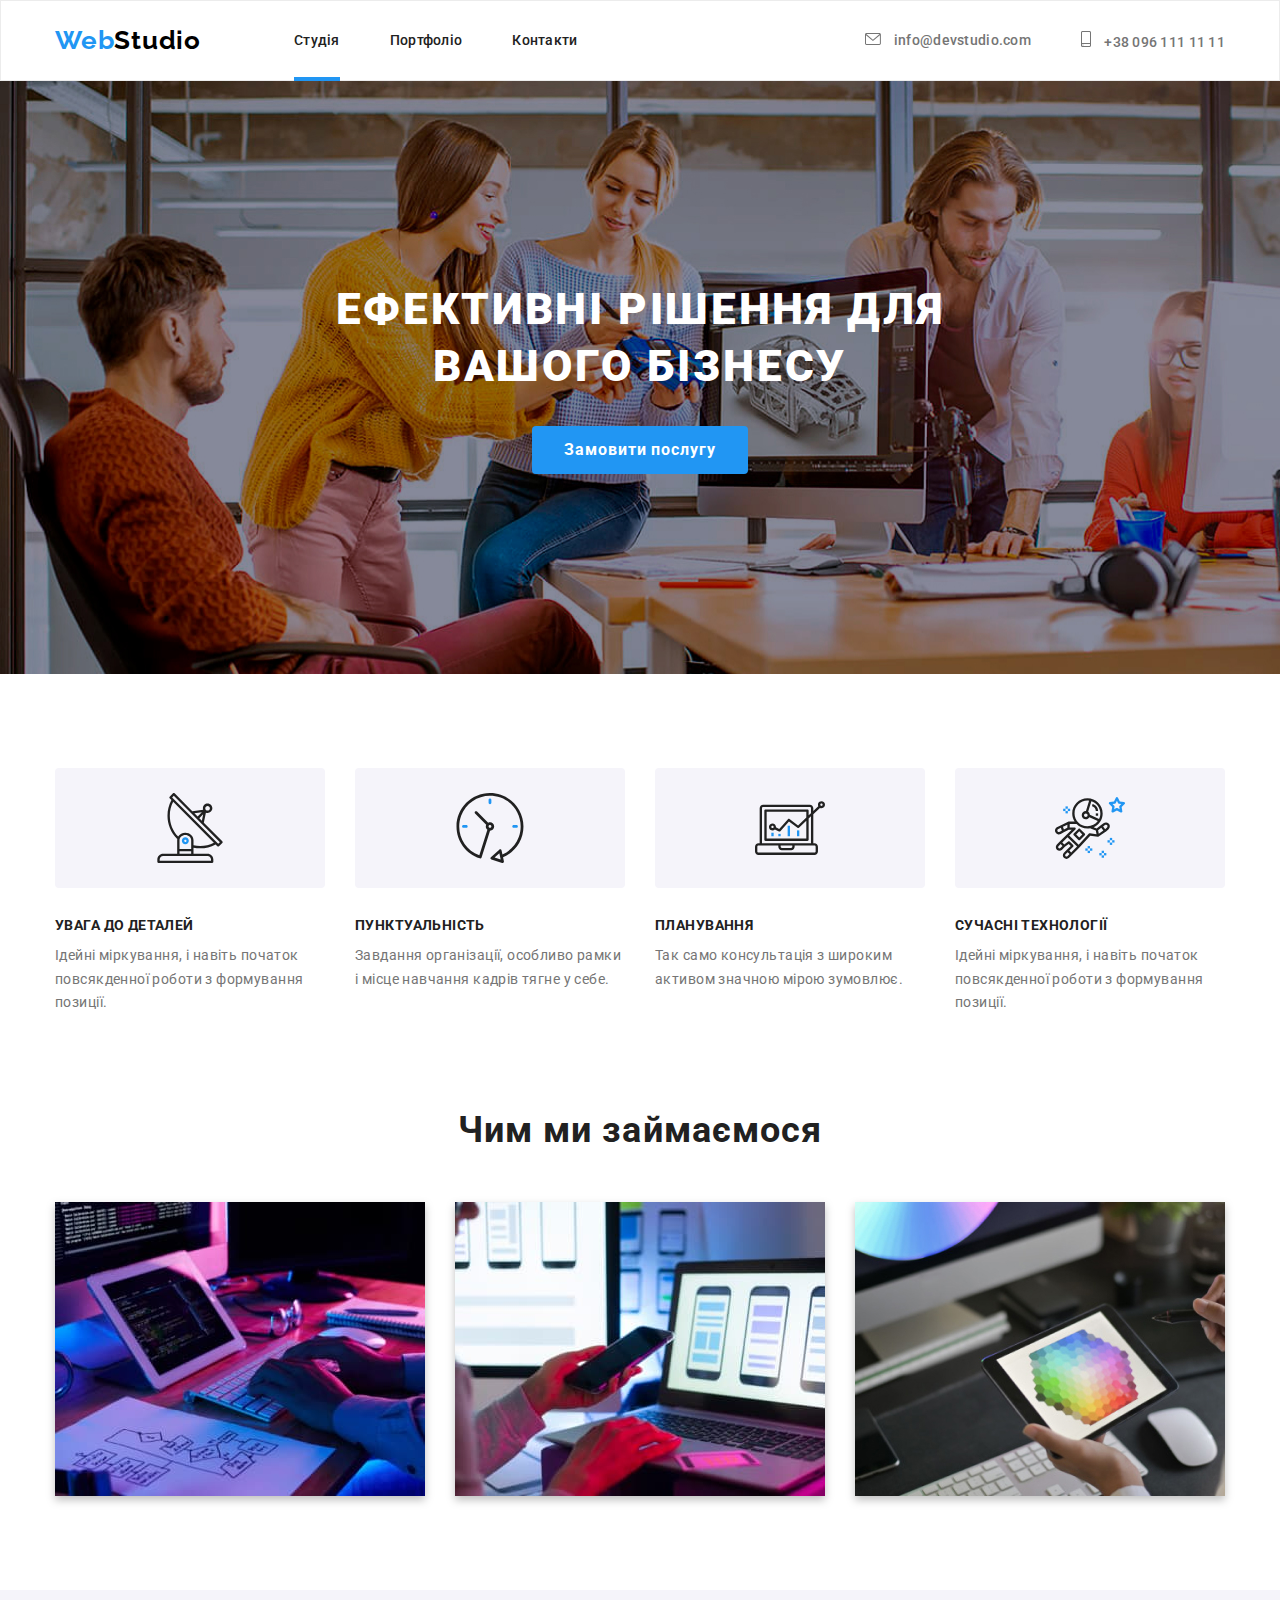
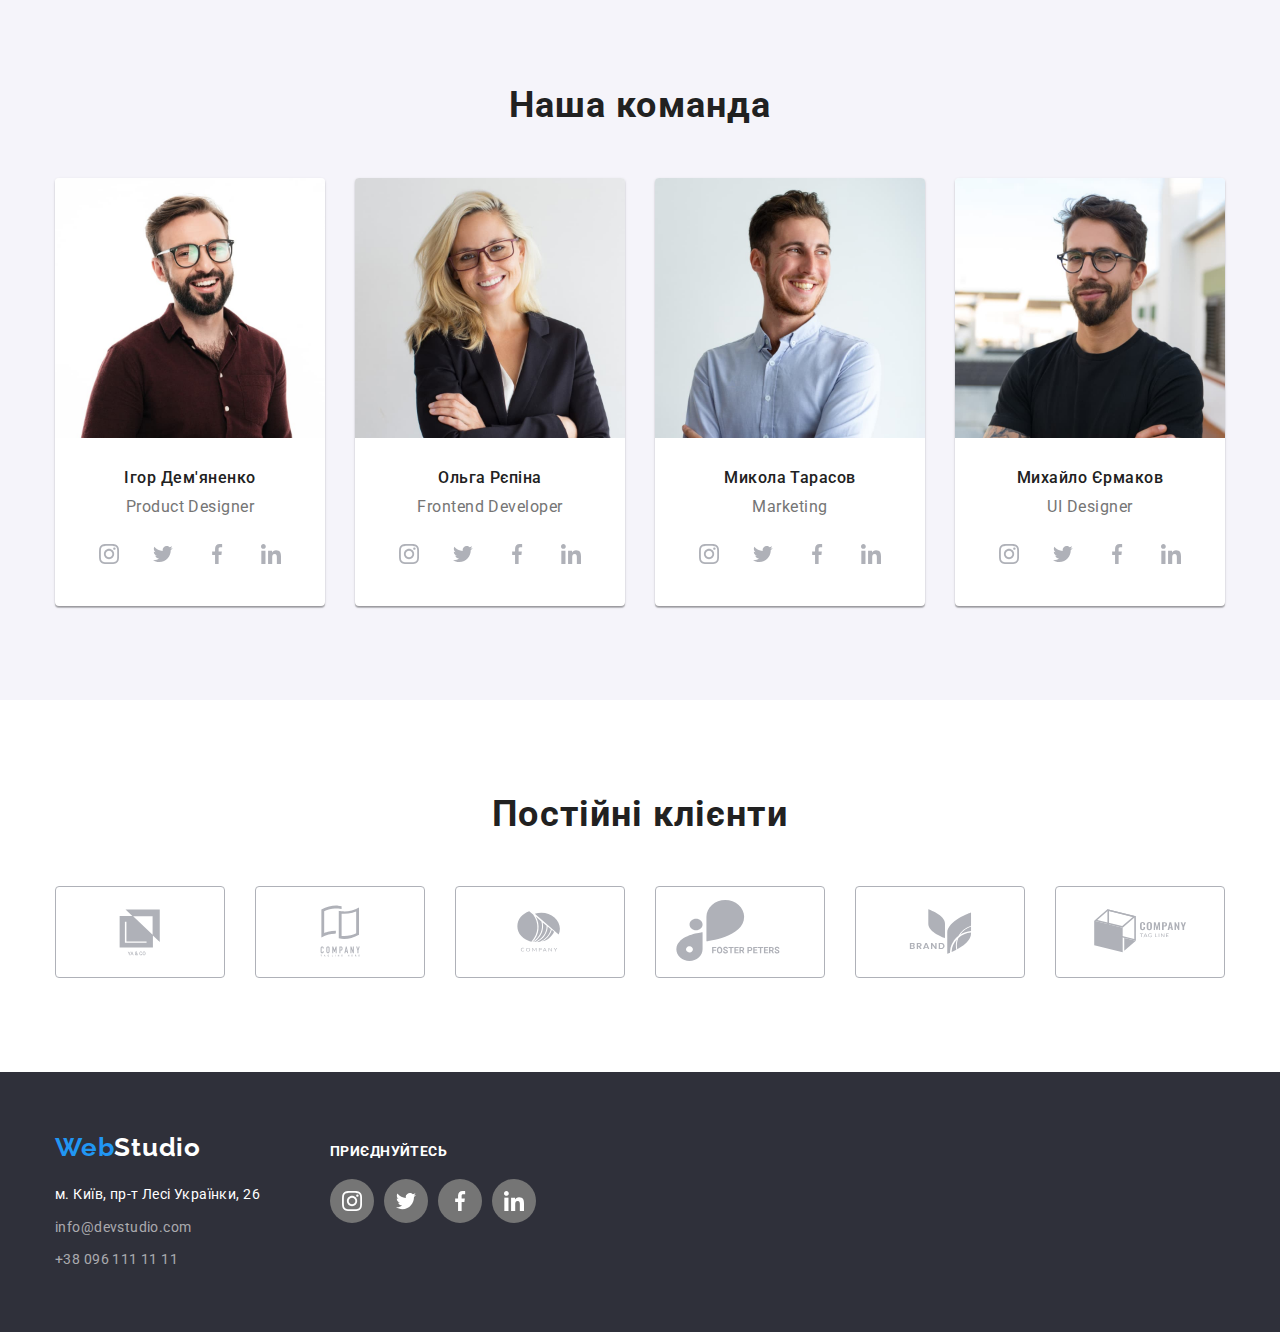
<file: index.html>
<!DOCTYPE html>
<html lang="uk">
<head>
    <meta charset="UTF-8">
    <meta http-equiv="X-UA-Compatible" content="IE=edge">
    <meta name="viewport" content="width=device-width, initial-scale=1.0">
    <title>WebStudio</title>
    <link rel="preconnect" href="https://fonts.googleapis.com">
    <link rel="preconnect" href="https://fonts.gstatic.com" crossorigin>
    <link href="https://fonts.googleapis.com/css2?family=Raleway:wght@700&family=Roboto:wght@400;500;700;900&display=swap" rel="stylesheet">
    <link rel="stylesheet" href="https://cdn.jsdelivr.net/npm/modern-normalize@2.0.0/modern-normalize.min.css">
    <link rel="stylesheet" href="./stele.css">
</head>
<body>
    <!-- Шапка сторінки -->
    <header class="head">
        <div class="head__wrapper container">
                <nav class="head__nav">
                    <a class="head__nav-logo link-reset" href="./index.html"><span class="logo-accent">Web</span>Studio</a>
                    <ul class="head__nav-list list-reset">
                        <li class="head__nav-item"><a class="head__nav-link link-reset menu-activ" href="./index.html">Студія</a></li>
                        <li class="head__nav-item"><a class="head__nav-link link-reset" href="./portfolio.html">Портфоліо</a></li>
                        <li class="head__nav-item"><a class="head__nav-link link-reset" href="#">Контакти</a></li>
                    </ul>
                </nav>
                <ul class="head__contacts-list list-reset">

                    <li class="head__contacts-item">
                        <a class="head__contacts-link link-reset" href="mailto:info@devstudio.com">
                            <svg class="envelope-icon">
                                <use href="./Vector/sprite.svg#icon-envelope"></use>
                            </svg>
                            info@devstudio.com
                        </a>
                    </li>

                    <li class="head__contacts-item">
                        <a class="head__contacts-link link-reset" href="tel:+380961111111">
                            <svg class="smartphone-icon">
                                <use href="./Vector/sprite.svg#icon-smartphone"></use>
                            </svg>
                            +38 096 111 11 11
                        </a>
                    </li>
                </ul>
          </div>
    </header>
    <!-- Контент сторінки -->
    <main class="main">
        <!-- Герой -->
        <section class="hero">
            <div class="hero__wrapper container">
                <h1 class="hero__title">Ефективні рішення для вашого бізнесу</h1>
                <button class="hero__btn" type="button">Замовити послугу</button>
            </div>
        </section>
        <!-- Особливості -->
        <section class="peculiarities">
            <div class="container">
                <h2 class="peculiarities__title visually-hidden">Особливості</h2>
                <ul class="peculiarities__list list-reset">

                    <li class="peculiarities__item">
                        <div class="peculiarities__item-icon">
                            <svg class="item-icon">
                                <use href="./Vector/sprite.svg#icon-antenna"></use>
                            </svg>
                        </div>
                        <h3 class="peculiarities__item-title">УВАГА ДО ДЕТАЛЕЙ</h3>
                        <p class="peculiarities__item-text">Ідейні міркування, і навіть початок повсякденної роботи з формування позиції.</p>
                    </li>

                    <li class="peculiarities__item">
                        <div class="peculiarities__item-icon">
                            <svg class="item-icon">
                                <use href="./Vector/sprite.svg#icon-clock"></use>
                            </svg>
                        </div>
                        <h3 class="peculiarities__item-title">ПУНКТУАЛЬНІСТЬ</h3>
                        <p class="peculiarities__item-text">Завдання організації, особливо рамки і місце навчання кадрів тягне у себе.</p>
                    </li>

                    <li class="peculiarities__item">
                        <div class="peculiarities__item-icon">
                            <svg class="item-icon">
                                <use href="./Vector/sprite.svg#icon-diagram"></use>
                            </svg>
                        </div>
                        <h3 class="peculiarities__item-title">ПЛАНУВАННЯ</h3>
                        <p class="peculiarities__item-text">Так само консультація з широким активом значною мірою зумовлює.</p>
                    </li>

                    <li class="peculiarities__item">
                        <div class="peculiarities__item-icon">
                            <svg class="item-icon">
                                <use href="./Vector/sprite.svg#icon-astronaut"></use>
                            </svg>
                        </div>
                        <h3 class="peculiarities__item-title">СУЧАСНІ ТЕХНОЛОГІЇ</h3>
                        <p class="peculiarities__item-text">Ідейні міркування, і навіть початок повсякденної роботи з формування позиції.</p>
                    </li>
                </ul>
            </div>
        </section>
        <!-- Наші роботи -->
        <section class="our-work">
            <div class="container">
                <h2 class="our-work__title">Чим ми займаємося</h2>
                <ul class="our-work__list list-reset">

                    <li class="our-work__list-item">
                        <img class="our-work__list-item-img" src="./images/img1.jpg" width="370" alt="наші роботи" width="370">
                    </li>

                    <li class="our-work__list-item">
                        <img class="our-work__list-item-img" src="./images/img2.jpg" width="370" alt="наші роботи" width="370">
                    </li>

                    <li class="our-work__list-item">
                        <img class="our-work__list-item-img" src="./images/img3.jpg" width="370" alt="наші роботи" width="370">
                    </li>
                </ul>
            </div>
        </section>
        <!-- Наша команда -->
        <section class="team">
            <div class="container">
                <h2 class="team__title">Наша команда</h2>
                <ul class="team__list-cards list-reset">
                    <!-- Член команди №1 -->
                    <li class="team__list-cards-item">
                        <div class="team__list-cards-wrapper-img">
                            <img class="team__list-cards-item-img" src="./images/comands1.jpg" width="270" alt="фото Ігоря Дем'яненко" width="270">
                        </div>
                        <div class="team__list-cards-wrapper">
                            <h3 class="team__list-cards-item-title">Ігор Дем'яненко</h3>
                            <p class="team__list-cards-item-text">Product Designer</p>
                            <ul class="team__social-list-cards list-reset">

                                <li class="team__social-llist-cards-item">
                                    <a class="team__social-linc" href="https://www.instagram.com/" target="_blank">
                                        <svg class="social-icon">
                                            <use href="./Vector/sprite.svg#icon-instagram"></use>
                                        </svg>
                                    </a>
                                </li>

                                <li class="team__social-llist-cards-item">
                                    <a class="team__social-linc" href="https://twitter.com/" target="_blank">
                                        <svg class="social-icon">
                                            <use href="./Vector/sprite.svg#icon-twitter"></use>
                                        </svg>
                                    </a>
                                </li>

                                <li class="team__social-llist-cards-item">
                                    <a class="team__social-linc" href="https://www.facebook.com/" target="_blank">
                                        <svg class="social-icon">
                                            <use href="./Vector/sprite.svg#icon-facebook"></use>
                                        </svg>
                                    </a>
                                </li>

                                <li class="team__social-llist-cards-item">
                                    <a class="team__social-linc" href="https://linkedin.com/" target="_blank">
                                        <svg class="social-icon">
                                            <use href="./Vector/sprite.svg#icon-linkedin"></use>
                                        </svg>
                                    </a>
                                </li>
                            </ul>
                        </div>
                    </li>
                    <!-- Член команди №2 -->
                    <li class="team__list-cards-item">
                        <img class="team__list-cards-item-img" src="./images/comands2.jpg" width="270" alt="фото Ольги Рєпіной" width="270">
                        <div class="team__list-cards-wrapper">
                            <h3 class="team__list-cards-item-title">Ольга Рєпіна</h3>
                            <p class="team__list-cards-item-text">Frontend Developer</p>
                            <ul class="team__social-list-cards list-reset">

                                <li class="team__social-llist-cards-item">
                                    <a class="team__social-linc" href="https://www.instagram.com/" target="_blank">
                                        <svg class="social-icon">
                                            <use href="./Vector/sprite.svg#icon-instagram"></use>
                                        </svg>
                                    </a>
                                </li>

                                <li class="team__social-llist-cards-item">
                                    <a class="team__social-linc" href="https://twitter.com/" target="_blank">
                                        <svg class="social-icon">
                                            <use href="./Vector/sprite.svg#icon-twitter"></use>
                                        </svg>
                                    </a>
                                </li>

                                <li class="team__social-llist-cards-item">
                                    <a class="team__social-linc" href="https://www.facebook.com/" target="_blank">
                                        <svg class="social-icon">
                                            <use href="./Vector/sprite.svg#icon-facebook"></use>
                                        </svg>
                                    </a>
                                </li>

                                <li class="team__social-llist-cards-item">
                                    <a class="team__social-linc" href="https://linkedin.com/" target="_blank">
                                        <svg class="social-icon">
                                            <use href="./Vector/sprite.svg#icon-linkedin"></use>
                                        </svg>
                                    </a>
                                </li>
                            </ul>
                        </div>
                    </li>
                    <!-- Член команди №3 -->
                    <li class="team__list-cards-item">
                        <img class="team__list-cards-item-img" src="./images/comands3.jpg" width="270" alt="фото Миколи Тарасова" width="270">
                        <div class="team__list-cards-wrapper">
                            <h3 class="team__list-cards-item-title">Микола Тарасов</h3>
                            <p class="team__list-cards-item-text">Marketing</p>
                            <ul class="team__social-list-cards list-reset">

                                <li class="team__social-llist-cards-item">
                                    <a class="team__social-linc" href="https://www.instagram.com/" target="_blank">
                                        <svg class="social-icon">
                                            <use href="./Vector/sprite.svg#icon-instagram"></use>
                                        </svg>
                                    </a>
                                </li>

                                <li class="team__social-llist-cards-item">
                                    <a class="team__social-linc" href="https://twitter.com/" target="_blank">
                                        <svg class="social-icon">
                                            <use href="./Vector/sprite.svg#icon-twitter"></use>
                                        </svg>
                                    </a>
                                </li>

                                <li class="team__social-llist-cards-item">
                                    <a class="team__social-linc" href="https://www.facebook.com/" target="_blank">
                                        <svg class="social-icon">
                                            <use href="./Vector/sprite.svg#icon-facebook"></use>
                                        </svg>
                                    </a>
                                </li>

                                <li class="team__social-llist-cards-item">
                                    <a class="team__social-linc" href="https://linkedin.com/" target="_blank">
                                        <svg class="social-icon">
                                            <use href="./Vector/sprite.svg#icon-linkedin"></use>
                                        </svg>
                                    </a>
                                </li>
                            </ul>
                        </div>
                    </li>
                    <!-- Член команди №4 -->
                    <li class="team__list-cards-item">
                        <img class="team__list-cards-item-img" src="./images/comanda4.jpg" width="270" alt="фото Михайла Єрмакова" width="270">
                        <div class="team__list-cards-wrapper">
                            <h3 class="team__list-cards-item-title">Михайло Єрмаков</h3>
                            <p class="team__list-cards-item-text">UI Designer</p>
                            <ul class="team__social-list-cards list-reset">

                                <li class="team__social-llist-cards-item">
                                    <a class="team__social-linc" href="https://www.instagram.com/" target="_blank">
                                        <svg class="social-icon">
                                            <use href="./Vector/sprite.svg#icon-instagram"></use>
                                        </svg>
                                    </a>
                                </li>

                                <li class="team__social-llist-cards-item">
                                    <a class="team__social-linc" href="https://twitter.com/" target="_blank">
                                        <svg class="social-icon">
                                            <use href="./Vector/sprite.svg#icon-twitter"></use>
                                        </svg>
                                    </a>
                                </li>

                                <li class="team__social-llist-cards-item">
                                    <a class="team__social-linc" href="https://www.facebook.com/" target="_blank">
                                        <svg class="social-icon">
                                            <use href="./Vector/sprite.svg#icon-facebook"></use>
                                        </svg>
                                    </a>
                                </li>

                                <li class="team__social-llist-cards-item">
                                    <a class="team__social-linc" href="https://linkedin.com/" target="_blank">
                                        <svg class="social-icon">
                                            <use href="./Vector/sprite.svg#icon-linkedin"></use>
                                        </svg>
                                    </a>
                                </li>
                            </ul>
                        </div>
                    </li>
                </ul>
            </div>
        </section>
        <!-- Наші кліенти -->
        <section class="clients">
            <div class="clients__wrapper container">
                <h2 class="clients__title">Постійні клієнти</h2>
                <ul class="clients__list list-reset">
                    <!-- Позиція №1 -->
                    <li class="clients__list-item">
                        <a class="clients__list-item-link" href="#">
                            <svg class="clients__icon">
                                <use href="./Vector/sprite.svg#icon-Client-1"></use>
                            </svg>
                        </a>
                    </li>
                    <!-- Позиція №2 -->
                    <li class="clients__list-item">
                        <a class="clients__list-item-link" href="#">
                            <svg class="clients__icon">
                                <use href="./Vector/sprite.svg#icon-Client-2"></use>
                            </svg>
                        </a>
                    </li>
                    <!-- Позиція №3 -->
                    <li class="clients__list-item">
                        <a class="clients__list-item-link" href="#">
                            <svg class="clients__icon">
                                <use href="./Vector/sprite.svg#icon-Client-3"></use>
                            </svg>
                        </a>
                    </li>
                    <!-- Позиція №4 -->
                    <li class="clients__list-item">
                        <a class="clients__list-item-link" href="#">
                            <svg class="clients__icon">
                                <use href="./Vector/sprite.svg#icon-Client-4"></use>
                            </svg>
                        </a>
                    </li>
                    <!-- Позиція №5 -->
                    <li class="clients__list-item">
                        <a class="clients__list-item-link" href="#">
                            <svg class="clients__icon">
                                <use href="./Vector/sprite.svg#icon-Client-5"></use>
                            </svg>
                        </a>
                    </li>
                    <!-- Позиція №6 -->
                    <li class="clients__list-item">
                        <a class="clients__list-item-link" href="#">
                            <svg class="clients__icon">
                                <use href="./Vector/sprite.svg#icon-Client-6"></use>
                            </svg>
                        </a>
                    </li>
                </ul>
            </div>
        </section>
    </main>
    <!-- Підвал сторінки -->
    <footer class="footer">
        <div class=" footer__wrapper container">
                <div class="footer__address-box">
                    <a class="footer__logo link-reset" href="./index.html"><span class="logo-accent">Web</span>Studio</a>
                    <address class="footer__address">
                        <ul class="footer__address-list list-reset">
                            <li class="footer__address-list-item"><a class="footer__address-list-item link-reset" href="https://goo.gl/maps/CPtrU1FHBa2aNyZL9" target="_blank" rel="noreferrer nofollow noopener">м. Київ, пр-т Лесі Українки, 26</a></li>

                            <li class="footer__address-list-item"><a class="footer__address-list-item-link link-reset" href="mailto:info@devstudio.com">info@devstudio.com</a></li>

                            <li class="footer__address-list-item"><a class="footer__address-list-item-link link-reset" href="tel:+380961111111">+38 096 111 11 11</a></li>
                        </ul>
                    </address>
                </div>

                <div class="footer__social-box">
                    <p class="footer__social-title">приєднуйтесь</p>
                    <ul class="footer__social-list list-reset">
                        <li class="footer__social-list-item">
                            <a class="footer__social-list-linc" href="https://www.instagram.com/" target="_blank">
                                <svg class="footer__social-list-icon">
                                    <use href="./Vector/sprite.svg#icon-instagram-1"></use>
                                </svg>
                            </a>
                        </li>

                        <li class="footer__social-list-item">
                            <a class="footer__social-list-linc" href="https://twitter.com/" target="_blank">
                                <svg class="footer__social-list-icon">
                                    <use href="./Vector/sprite.svg#icon-twitter-1"></use>
                                </svg>
                            </a>
                        </li>

                        <li class="footer__social-list-item">
                            <a class="footer__social-list-linc" href="https://www.facebook.com/" target="_blank">
                                <svg class="footer__social-list-icon">
                                    <use href="./Vector/sprite.svg#icon-facebook-1"></use>
                                </svg>
                            </a>
                        </li>

                        <li class="footer__social-list-item">
                            <a class="footer__social-list-linc" href="https://linkedin.com/" target="_blank">
                                <svg class="footer__social-list-icon">
                                    <use href="./Vector/sprite.svg#icon-linkedin-1"></use>
                                </svg>
                            </a>
                        </li>
                    </ul>
                </div>
          </div>
    </footer>
</body>
</html>
</file>
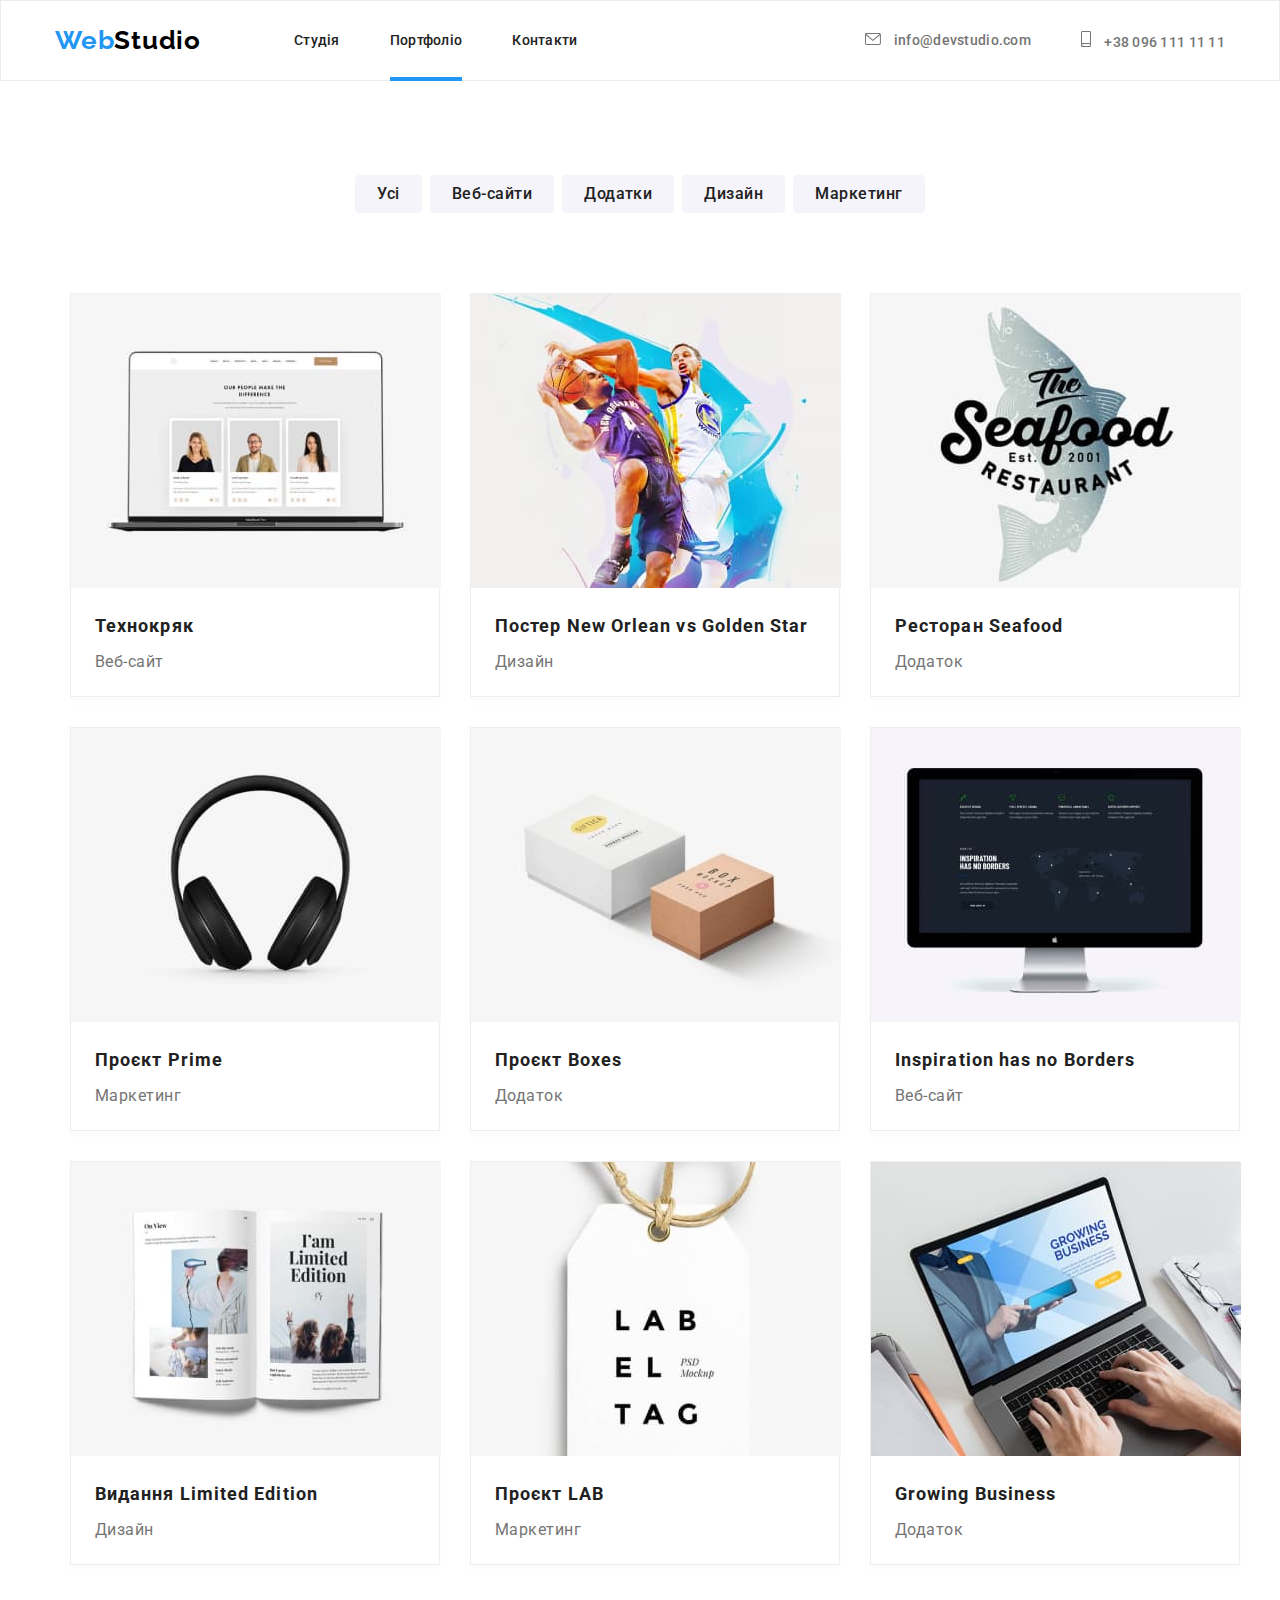
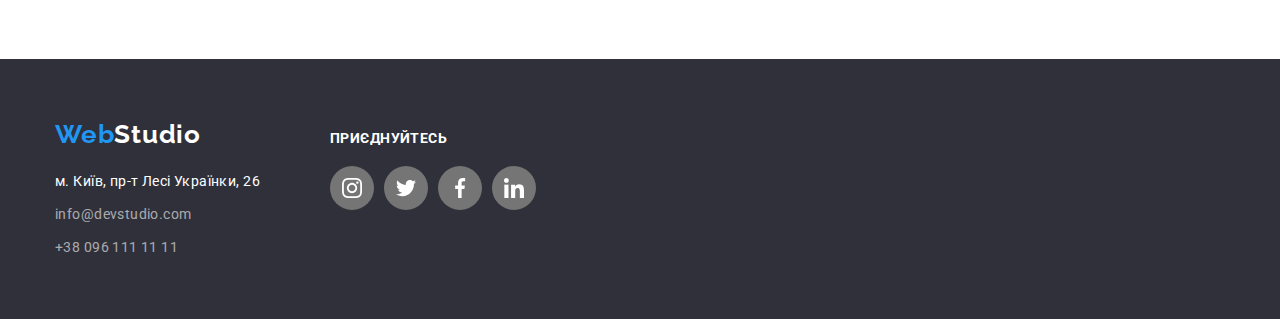
<file: portfolio.html>
<!DOCTYPE html>
<html lang="uk">
<head>
    <meta charset="UTF-8">
    <meta http-equiv="X-UA-Compatible" content="IE=edge">
    <meta name="viewport" content="width=device-width, initial-scale=1.0">
    <title>WebStudio</title>
    <link rel="preconnect" href="https://fonts.googleapis.com">
    <link rel="preconnect" href="https://fonts.gstatic.com" crossorigin>
    <link href="https://fonts.googleapis.com/css2?family=Raleway:wght@700&family=Roboto:wght@400;500;700;900&display=swap" rel="stylesheet">
    <link rel="stylesheet" href="https://cdn.jsdelivr.net/npm/modern-normalize@2.0.0/modern-normalize.min.css">
    <link rel="stylesheet" href="./stele.css">
</head>
<body>
    <header class="head">
        <div class="head__wrapper container">
                <nav class="head__nav">
                    <a class="head__nav-logo link-reset" href="./index.html"><span class="logo-accent">Web</span>Studio</a>
                    <ul class="head__nav-list list-reset">
                        <li class="head__nav-item"><a class="head__nav-link link-reset" href="./index.html">Студія</a></li>
                        <li class="head__nav-item"><a class="head__nav-link link-reset menu-activ" href="./portfolio.html">Портфоліо</a></li>
                        <li class="head__nav-item"><a class="head__nav-link link-reset" href="#">Контакти</a></li>
                    </ul>
                </nav>
                <ul class="head__contacts-list list-reset">
                    <li class="head__contacts-item">
                        <a class="head__contacts-link link-reset" href="mailto:info@devstudio.com">
                            <svg class="envelope-icon">
                                <use href="./Vector/sprite.svg#icon-envelope"></use>
                            </svg>
                            info@devstudio.com
                        </a>
                    </li>
                    <li class="head__contacts-item">
                        <a class="head__contacts-link link-reset" href="tel:+380961111111">
                            <svg class="smartphone-icon">
                                <use href="./Vector/sprite.svg#icon-smartphone"></use>
                            </svg>
                            +38 096 111 11 11
                        </a>
                    </li>
                </ul>
          </div>
    </header>
    <main>
        <section class="portfolio">
            <div class="portfolio__wrapper container">
                <h1 class="portfolio__title visually-hidden">Портфоліо</h1>
                <ul class="portfolio__filters list-reset">
                    <li class="portfolio__filters-item">
                        <button class="portfolio__filters-item-btn" type="button">Усі</button>
                    </li>
                    <li class="portfolio__filters-item">
                        <button class="portfolio__filters-item-btn" type="button">Веб-сайти</button>
                    </li>
                    <li class="portfolio__filters-item">
                        <button class="portfolio__filters-item-btn" type="button">Додатки</button>
                    </li>
                    <li class="portfolio__filters-item">
                        <button class="portfolio__filters-item-btn" type="button">Дизайн</button>
                    </li>
                    <li class="portfolio__filters-item">
                        <button class="portfolio__filters-item-btn" type="button">Маркетинг</button>
                    </li>
                </ul>
                <ul class="portfolio__project-card-list list-reset">
                    <li class="portfolio__project-card-list-item">
                        <img class="portfolio__project-card-list-img" src="./images/img-1.jpg" width="370" alt="Наші продукти">
                        <div class="portfolio__project-card-wrapper">
                            <h2 class="portfolio__project-card-list-title">Технокряк</h2>
                            <p class="portfolio__project-card-list-text">Веб-сайт</p>
                        </div>
                    </li>
                    <li class="portfolio__project-card-list-item">
                        <img class="portfolio__project-card-list-img" src="./images/img-2.jpg" width="370" alt="Наші продукти">
                        <div class="portfolio__project-card-wrapper">
                            <h2 class="portfolio__project-card-list-title">Постер New Orlean vs Golden Star</h2>
                            <p class="portfolio__project-card-list-text">Дизайн</p>
                        </div>
                    </li>
                    <li class="portfolio__project-card-list-item">
                        <img class="portfolio__project-card-list-img" src="./images/img-3.jpg" width="370" alt="Наші продукти">
                        <div class="portfolio__project-card-wrapper">
                            <h2 class="portfolio__project-card-list-title">Ресторан Seafood</h2>
                            <p class="portfolio__project-card-list-text">Додаток</p>
                        </div>
                    </li>
                    <li class="portfolio__project-card-list-item">
                        <img class="portfolio__project-card-list-img" src="./images/img-4.jpg" width="370" alt="Наші продукти">
                        <div class="portfolio__project-card-wrapper">
                            <h2 class="portfolio__project-card-list-title">Проєкт Prime</h2>
                            <p class="portfolio__project-card-list-text">Маркетинг</p>
                        </div>
                    </li>
                    <li class="portfolio__project-card-list-item">
                        <img class="portfolio__project-card-list-img" src="./images/img-5.jpg" width="370" alt="Наші продукти">
                        <div class="portfolio__project-card-wrapper">
                            <h2 class="portfolio__project-card-list-title">Проєкт Boxes</h2>
                            <p class="portfolio__project-card-list-text">Додаток</p>
                        </div>
                    </li>
                    <li class="portfolio__project-card-list-item">
                        <img class="portfolio__project-card-list-img" src="./images/img-6.jpg" width="370" alt="Наші продукти">
                        <div class="portfolio__project-card-wrapper">
                            <h2 class="portfolio__project-card-list-title">Inspiration has no Borders</h2>
                            <p class="portfolio__project-card-list-text">Веб-сайт</p>
                        </div>
                    </li>
                    <li class="portfolio__project-card-list-item">
                        <img class="portfolio__project-card-list-img" src="./images/img-7.jpg" width="370" alt="Наші продукти">
                        <div class="portfolio__project-card-wrapper">
                            <h2 class="portfolio__project-card-list-title">Видання Limited Edition</h2>
                            <p class="portfolio__project-card-list-text">Дизайн</p>
                        </div>
                    </li>
                    <li class="portfolio__project-card-list-item">
                        <img class="portfolio__project-card-list-img" src="./images/img-8.jpg" width="370" alt="Наші продукти">
                        <div class="portfolio__project-card-wrapper">
                            <h2 class="portfolio__project-card-list-title">Проєкт LAB</h2>
                            <p class="portfolio__project-card-list-text">Маркетинг</p>
                        </div>
                    </li>
                    <li class="portfolio__project-card-list-item">
                        <img class="portfolio__project-card-list-img" src="./images/img-9.jpg" width="370" alt="Наші продукти">
                        <div class="portfolio__project-card-wrapper">
                            <h2 class="portfolio__project-card-list-title">Growing Business</h2>
                            <p class="portfolio__project-card-list-text">Додаток</p>
                        </div>
                    </li>
                </ul>
            </div>
        </section>
    </main>
    <footer class="footer">
        <div class="container">
            <div class="footer__wrapper">
                <div class="footer__address-box">
                    <a class="footer__logo link-reset" href="./index.html"><span class="logo-accent">Web</span>Studio</a>
                    <address class="footer__address">
                        <ul class="footer__address-list list-reset">
                            <li class="footer__address-list-item"><a class="footer__address-list-item link-reset" href="https://goo.gl/maps/CPtrU1FHBa2aNyZL9" target="_blank" rel="noreferrer nofollow noopener">м. Київ, пр-т Лесі Українки, 26</a></li>
                            <li class="footer__address-list-item"><a class="footer__address-list-item-link link-reset" href="mailto:info@devstudio.com">info@devstudio.com</a></li>
                            <li class="footer__address-list-item"><a class="footer__address-list-item-link link-reset" href="tel:+380961111111">+38 096 111 11 11</a></li>
                        </ul>
                    </address>
                </div>
                <div class="footer__social-box">
                    <p class="footer__social-title">приєднуйтесь</p>
                    <ul class="footer__social-list list-reset">
                        <li class="footer__social-list-item">
                            <a class="footer__social-list-linc" href="https://www.instagram.com/" target="_blank">
                                <svg class="footer__social-list-icon">
                                    <use href="./Vector/sprite.svg#icon-instagram-1"></use>
                                </svg>
                            </a>
                        </li>
                        <li class="footer__social-list-item">
                            <a class="footer__social-list-linc" href="https://twitter.com/" target="_blank">
                                <svg class="footer__social-list-icon">
                                    <use href="./Vector/sprite.svg#icon-twitter-1"></use>
                                </svg>
                            </a>
                        </li>
                        <li class="footer__social-list-item">
                            <a class="footer__social-list-linc" href="https://www.facebook.com/" target="_blank">
                                <svg class="footer__social-list-icon">
                                    <use href="./Vector/sprite.svg#icon-facebook-1"></use>
                                </svg>
                            </a>
                        </li>
                        <li class="footer__social-list-item">
                            <a class="footer__social-list-linc" href="https://linkedin.com/" target="_blank">
                                <svg class="footer__social-list-icon">
                                    <use href="./Vector/sprite.svg#icon-linkedin-1"></use>
                                </svg>
                            </a>
                        </li>
                    </ul>
                </div>
            </div>
        </div>
    </footer>
</body>
</html>
</file>
<file: stele.css>
/* ---------- Скидання стилів ---------- */
:root {
--primary-text: #212121;
--color-white: #FFFFFF;
--secondary-text: #757575;
--color-activ: #2196F3;
--color-blue: #188CE8;
--color-black: #2F303A;
--deep-black: #000000;
--background-color-team: #F5F4FA;
--social-team-color: #AFB1B8;
}

h1,h2,h3,h4,h5,h6,p {
    margin: 0;
    padding: 0;
}

body {
    font-family: 'Roboto', sans-serif;
    font-size: 14px;
    color: var(--primary-text);
    letter-spacing: 0.03em;
    background-color: var(--primary-white-color);
}

.link-reset {
    text-decoration: none;
}

.list-reset {
    list-style: none;
    margin: 0;
    padding: 0;
}

img {
    display: block;
    min-width: 100%;
    height: auto;
}

.visually-hidden {
    position: absolute;
    white-space: nowrap;
    width: 1px;
    height: 1px;
    overflow: hidden;
    border: 0;
    padding: 0;
    clip: rect(0 0 0 0);
    clip-path: inset(50%);
    margin: -1px;
}

.container {
    max-width: 1200px;
    padding: 0 15px;
    margin: 0 auto;
}

/* ++++++++++ Студіо ++++++++++ */
/* ---------- Шапка ---------- */

.head {
    background-color: var(--color-white);
    border: 1px solid #ECECEC;
}

.head__wrapper {
    display: flex;
    padding-top: 24px;
    padding-bottom: 24px;
}

.head__nav {
    display: flex;
    align-items: center;
}

.head__nav-logo {
    font-family: 'Raleway';
    font-style: normal;
    font-weight: 700;
    font-size: 26px;
    line-height: 1.2;
    letter-spacing: 0.03em;

    color: var(--deep-black);

    margin-right: 93px;
}

.logo-accent {
    color: var(--color-activ);
}

.head__nav-list {
    display: flex;
}

.head__nav-item + .head__nav-item {
    margin-left: 50px;
}

.head__nav-item {
    position: relative;
}

.menu-activ::after {
    content: '';
    width: 100%;
    height: 4px;
    display: block;
    position: absolute;
    bottom: 0;
    left: 0;
    top: 45px;
    background-color: var(--color-activ);
}

.head__nav-link {
    font-weight: 500;
    font-size: 14px;
    line-height: 1.1;
    letter-spacing: 0.02em;
    padding-bottom: 32px;
    color: var(--primary-text);
}

.head__nav-link:hover,
.head__nav-link:focus {
    color: var(--color-activ)
}

.head__contacts-list {
    display: flex;
    align-items: center;
    margin-left: auto;
}

.envelope-icon {
    width: 16px;
    height: 12px;

    margin-right: 10px;

    fill: var(--secondary-text);
}

.smartphone-icon {
    width: 10px;
    height: 16px;

    margin-right: 10px;

    fill: var(--secondary-text);
}

.envelope-icon:hover,
.envelope-icon:focus {
    fill: var(--color-activ);
}

.smartphone-icon:hover,
.smartphone-icon:focus {
    fill: var(--color-activ);
}

.head__contacts-item + .head__contacts-item {
    margin-left: 50px;
}

.head__contacts-link {
    font-weight: 500;
    font-size: 14px;
    line-height: 1.1;
    letter-spacing: 0.02em;
    color: var(--secondary-text);
}

.head__contacts-link:hover,
.head__contacts-link:focus {
    color: var(--color-activ);
}

/* ---------- Герой ---------- */

.hero {
    background-color: var(--color-black);
    padding: 200px;
    text-align: center;
    background-image: url(./images/Web\ studio.jpg);

}

.hero__wrapper {
    display: inline-block;
}

.hero__title {
    font-weight: 900;
    font-size: 44px;
    line-height: 1.3;
    letter-spacing: 0.06em;
    text-transform: uppercase;

    color: var(--color-white);
    margin-bottom: 30px;
    max-width: 696px;
}

.hero__btn {
    font-weight: 700;
    font-size: 16px;
    line-height: 1.8;
    letter-spacing: 0.06em;
    color: var(--color-white);

    background-color: var(--color-activ);
    border: currentColor;
    cursor: pointer;
    padding: 10px 32px;
    border-radius: 4px;
}

.hero__btn:hover,
.hero__btn:focus {
    background-color: var(--color-blue);
    box-shadow: 0px 4px 4px rgba(0, 0, 0, 0.15);
}

/* ---------- Особливості ---------- */
.peculiarities {
    background-color: var(--color-white);
    padding-top: 94px;
}

.peculiarities__list {
    display: flex;
    flex-wrap: wrap;
    gap: 30px;
}

.peculiarities__item {
    max-width: 270px;
}

.peculiarities__item-icon {
    display: flex;
    justify-content: center;
    align-items: center;
    
    width: 270px;
    height: 120px;
   
    margin-bottom: 30px;
    border-radius: 4px;
    background-color: var(--background-color-team);
}

.item-icon {
    width: 70px;
    height: 70px;
}

.peculiarities__item-title {
    font-weight: 700;
    font-size: 14px;
    line-height: 1.1;
    letter-spacing: 0.03em;

    margin-bottom: 10px;
}

.peculiarities__item-text {
    font-weight: 400;
    font-size: 14px;
    line-height: 1.7;
    letter-spacing: 0.03em;
    color: var(--secondary-text);
}

/* ---------- Наші роботи ---------- */
.our-work {
    background-color: var(--color-white);
    padding: 94px 0;
}

.our-work__title {
    font-weight: 700;
    font-size: 36px;
    line-height: 1.2;
    letter-spacing: 0.03em;

    text-align: center;
}

.our-work__list {
    display: flex;
    flex-wrap: wrap;
    gap: 30px;

    margin-top: 50px;
}

.our-work__list-item {
    filter: drop-shadow(0px 4px 4px rgba(0, 0, 0, 0.25));
}

/* ---------- Наша команда ---------- */
.team {
    background-color: var(--background-color-team);
    padding: 94px 0;
}

.team__title {
    font-weight: 700;
    font-size: 36px;
    line-height: 1.2;
    letter-spacing: 0.03em;

    text-align: center;
    margin-bottom: 50px;
}

.team__list-cards {
    display: flex;
    flex-wrap: wrap;
    gap: 30px;
}

.team__list-cards-item {
    background-color: var(--color-white);
    box-shadow: 0px 1px 3px rgba(0, 0, 0, 0.12), 0px 1px 1px rgba(0, 0, 0, 0.14), 0px 2px 1px rgba(0, 0, 0, 0.2);
    border-radius: 4px;
    overflow: hidden;
}

.team__list-cards-wrapper {
    text-align: center;
    padding: 30px 32px;
}

.team__list-cards-item-title {
    font-weight: 500;
    font-size: 16px;
    line-height: 1.2;
    letter-spacing: 0.03em;
}

.team__list-cards-item-text {
    font-size: 16px;
    line-height: 1.2;
    letter-spacing: 0.03em;
    color: var(--secondary-text);
    margin-top: 10px;
}

.team__social-list-cards {
    display: flex;
  
    gap: 10px;
    margin-top: 16px;
}

.team__social-linc {
    display: flex;
    justify-content: center;
    align-items: center;

    width: 44px;
    height: 44px;
    border-radius: 50%;
    background-color: transparent;
}

.team__social-linc:hover,
.team__social-linc:focus {
    background-color: var(--color-activ);
}

.social-icon {
    width: 20px;
    height: 20px;
    fill: var(--social-team-color);
}

.social-icon:hover,
.social-icon:focus {
    fill: var(--color-white);
}

/* ---------- Наші кліенти ---------- */

.clients {
    padding: 94px 0;
    background-color: var(--color-white);
}

.clients__wrapper {
    display: flex;
    flex-direction: column;
    text-align: center;
}

.clients__title {
    font-weight: 700;
    font-size: 36px;
    line-height: 1.16;
    letter-spacing: 0.03em;

    color: var(--primary-text);
    margin-bottom: 50px;
}
.clients__list {
    display: flex;
    gap: 30px;
}
.clients__list-item {
    width: 170px;
    height: 92px;
    flex-basis: calc((100% - 60px) / 3);
}

.clients__list-item-link {
    display: flex;
    width: 100%;
    height: 100%;
    border: 1px solid var(--social-team-color);
    border-radius: 4px;
    fill: var(--social-team-color);
}

.clients__list-item-link:hover,
.clients__list-item-link:focus {
    fill: var(--color-activ);
    border:  1px solid var(--color-activ);
}

.clients__icon {
}


/* ---------- Підвал ---------- */
.footer {
    background-color: var(--color-black);
    padding: 60px 0;
}

.footer__wrapper {
    display: flex;
}

.footer__address-box {
    display: flex;
    flex-direction: column;
    margin-right: 70px;
}

.footer__logo {
    font-family: 'Raleway';
    font-style: normal;
    font-weight: 700;
    font-size: 26px;
    line-height: 1.2;
    letter-spacing: 0.03em;

    color: var(--color-white);
}

.footer__address{
    font-style: normal;
    margin-top: 20px;
}

.footer__address-list-item +.footer__address-list-item {
    margin-top: 9px;
}

.footer__address-list-item {
    font-weight: 400;
    font-size: 14px;
    line-height: 1.7;
    letter-spacing: 0.03em;
    color: var(--color-white);
}

.footer__address-list-item:hover,
.footer__address-list-item:focus {
    color: var(--color-activ);
}

.footer__address-list-item-link {
    font-size: 14px;
    line-height: 1.7;
    letter-spacing: 0.03em;
    color: rgba(255, 255, 255, 0.6);
}

.footer__address-list-item-link:hover,
.footer__address-list-item-link:focus {
    color: var(--color-activ);
}

.footer__social-box {
    display: flex;
    flex-direction: column;
    padding-top: 12px;
}

.footer__social-list {
    display: flex;
    gap: 10px;
}

.footer__social-title {
    font-weight: 700;
    font-size: 14px;
    line-height: 1.1;
    letter-spacing: 0.03em;
    text-transform: uppercase;

    margin-bottom: 20px;
    color: var(--color-white);
}

.footer__social-list-item {

}

.footer__social-list-linc {
    display: flex;
    justify-content: center;
    align-items: center;
    width: 44px;
    height: 44px;
    border-radius: 50%;
    background-color: #757575;
}

.footer__social-list-linc:hover,
.footer__social-list-linc:focus {
    background-color: var(--color-activ);
}

.footer__social-list-icon {
    width: 20px;
    height: 20px;
    fill: var(--color-white);
}


.footer__social-list {
}
.footer__social-list-title {
}
.footer__social-list-item {
}
.footer__social-list-linc {
}
.footer__socia-list-icon {
}
.footer__sociallist-linc {
}

/* ++++++++++ Портфоліо ++++++++++ */
/* ---------- Кнопки фільтрів ---------- */

.portfolio__filters-item-btn {
    font-weight: 500;
    font-size: 16px;
    line-height: 1.6;
    letter-spacing: 0.03em;
    color: #212121;

    background: #F5F4FA;
    border-radius: 4px;
    border: currentColor;
    cursor: pointer;
    padding: 6px 22px;
} 

.portfolio__filters-item-btn:hover,
.portfolio__filters-item-btn:focus {
    background-color: var(--color-activ);
    color: var(--color-white);
    box-shadow: 0px 3px 1px rgba(0, 0, 0, 0.1), 
    0px 1px 2px rgba(0, 0, 0, 0.08), 
    0px 2px 2px rgba(0, 0, 0, 0.12);
}

/* ---------- Кардки портфоліо ---------- */
.portfolio {
    background-color: var(--color-white);
}

.portfolio__wrapper {
    padding: 94px 0;
}

.portfolio__project-card-list-title {
    font-weight: 700;
    font-size: 18px;
    line-height: 2;
    letter-spacing: 0.06em;
}

.portfolio__filters {
    display: flex;
    justify-content: center;
    margin-bottom: 50px;
}

.portfolio__filters-item + .portfolio__filters-item {
    margin-left: 8px;
}

.portfolio__project-card-list {
    display: flex;
    flex-wrap: wrap;
    justify-content: center;

}

.portfolio__project-card-list-img {
    display: block;
}

.portfolio__project-card-wrapper {
    padding: 20px 24px;
}

.portfolio__project-card-list-title {
    margin-bottom: 4px;
}

.portfolio__project-card-list-item {
    flex-basis: calc(100% / 3 - 30px);
    margin-top: 30px;
    margin-left: 30px;

    max-width: 370px;
    max-height: 404px;

    border: 1px solid #EEEEEE;
    box-shadow: 0px 4px 4px rgba(246, 243, 243, 0.25);
}

.portfolio__project-card-list-text {
    font-weight: 400;
    font-size: 16px;
    line-height: 1.8;
    letter-spacing: 0.03em;
    color: var(--secondary-text);
}


/* ---------- ====== ---------- */
.footer {
}
.footer__logo {
}
.link-reset {
}
.logo-accent {
}
.footer__address {
}
.footer__address-list {
}
.list-reset {
}
.footer__address-list-item {
}
.footer__address-list-item-link {
}
</file>
